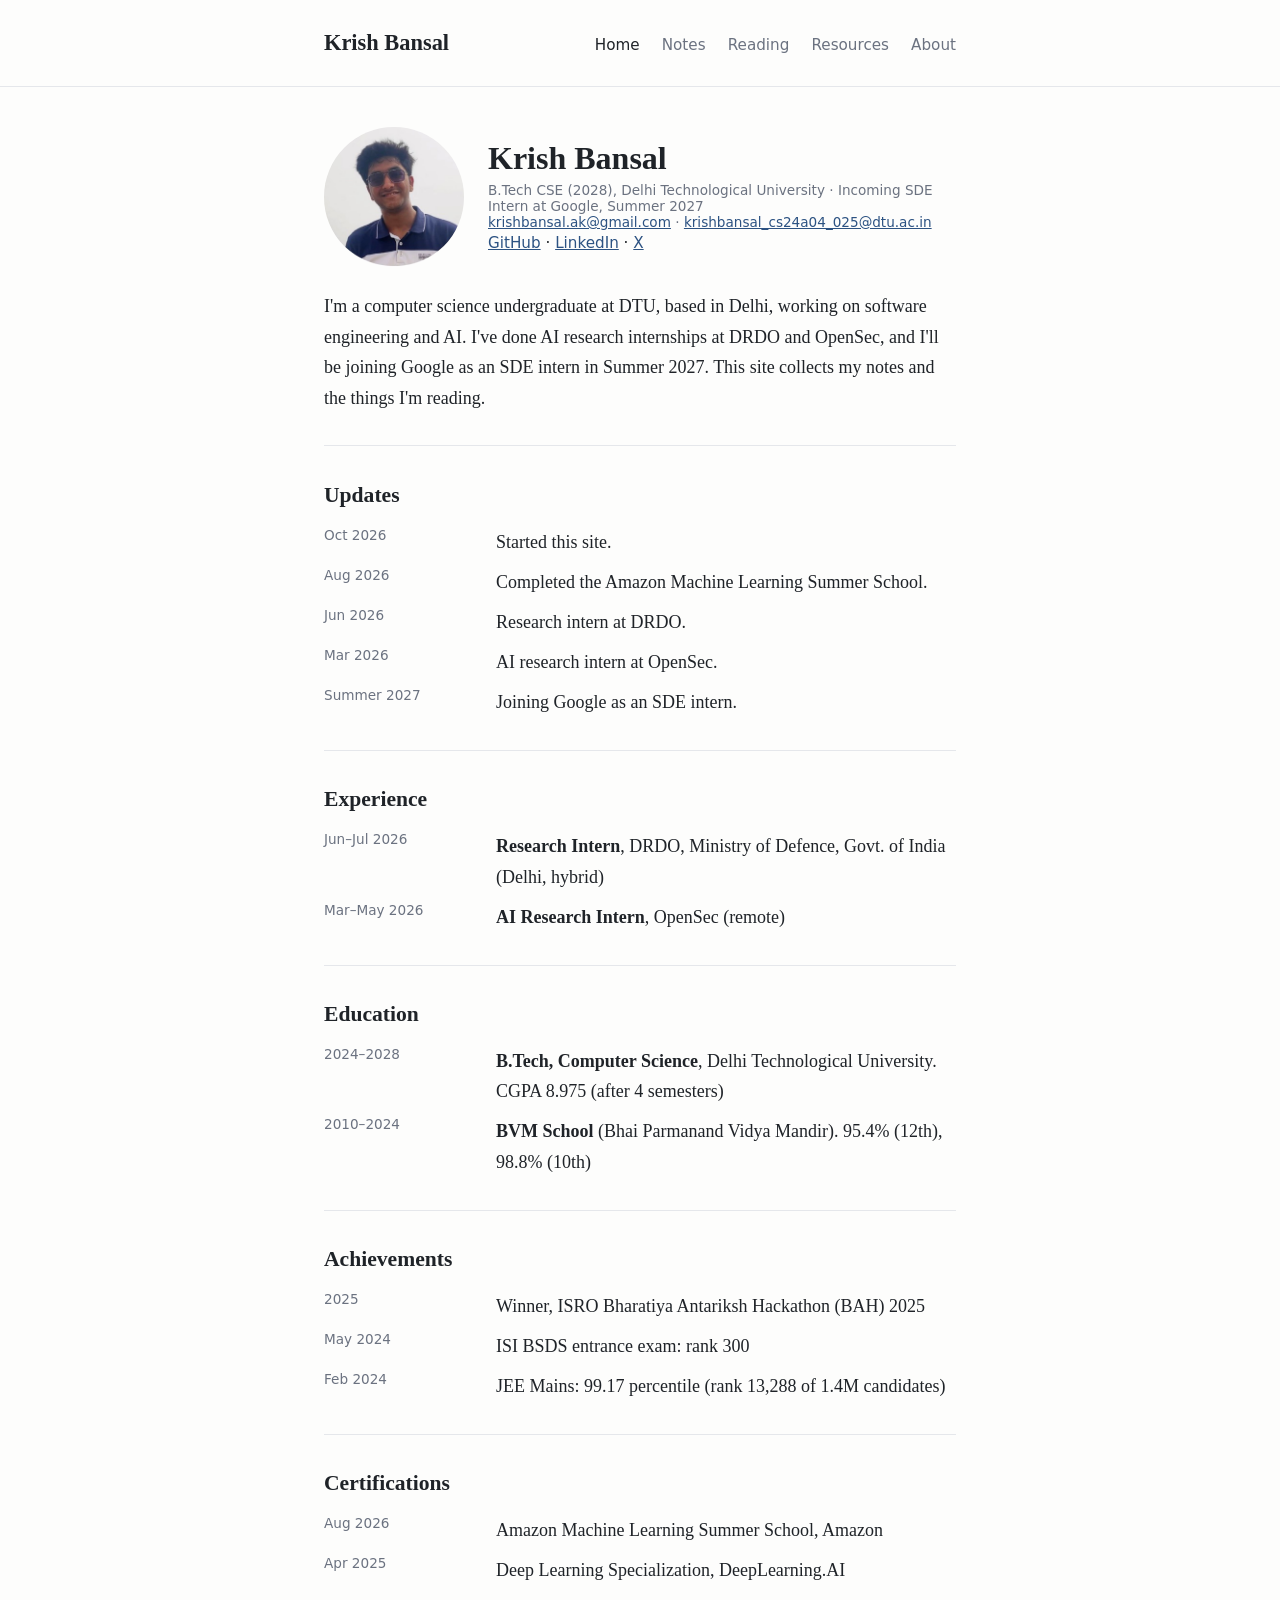
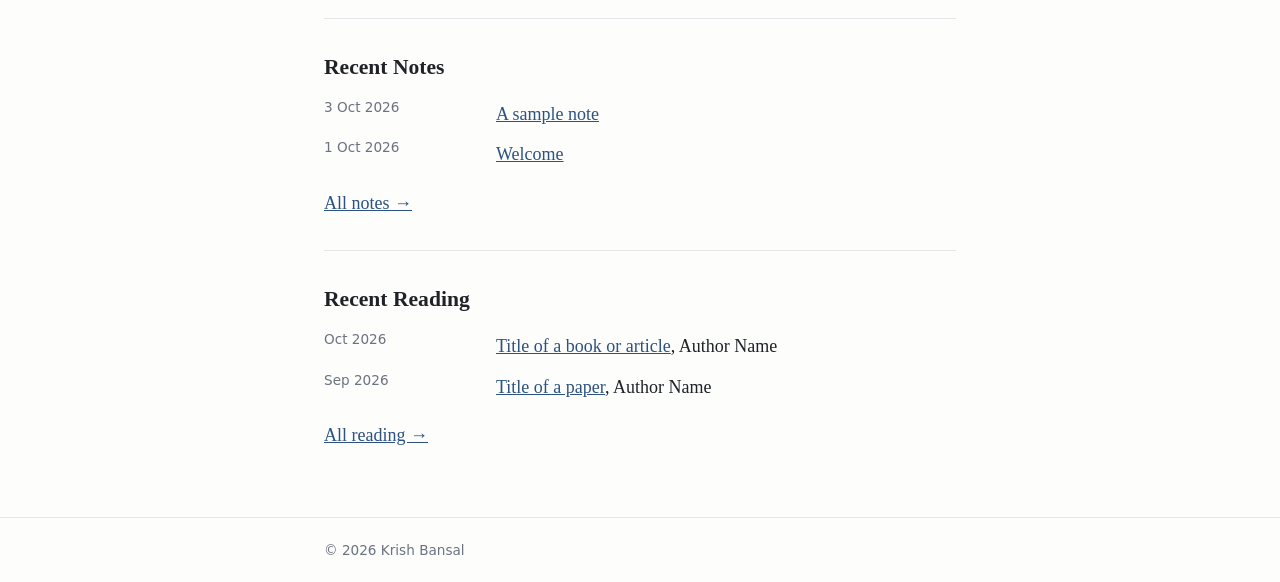
<file: index.html>
<!DOCTYPE html>
<html lang="en">
<head>
  <meta charset="utf-8">
  <meta name="viewport" content="width=device-width, initial-scale=1">
  <title>Krish Bansal</title>
  <meta name="description" content="Personal site: notes and recent readings.">
  <link rel="stylesheet" href="/style.css">
</head>
<body>
  <header class="site">
    <div class="wrap">
      <a class="title" href="/index.html">Krish Bansal</a>
      <nav>
        <a href="/index.html" aria-current="page">Home</a>
        <a href="/notes.html">Notes</a>
        <a href="/reading.html">Reading</a>
        <a href="/resources/">Resources</a>
        <a href="/about.html">About</a>
      </nav>
    </div>
  </header>

  <main class="wrap">
    <section class="intro">
      <img src="/images/profile.jpg" alt="Photo of Krish Bansal" width="140" height="140" onerror="this.style.display='none'">
      <div>
        <h1>Krish Bansal</h1>
        <p class="meta">B.Tech CSE (2028), Delhi Technological University &middot; Incoming SDE Intern at Google, Summer 2027<br>
        <a href="mailto:krishbansal.ak@gmail.com">krishbansal.ak@gmail.com</a> &middot;
        <a href="mailto:krishbansal_cs24a04_025@dtu.ac.in">krishbansal_cs24a04_025@dtu.ac.in</a></p>
        <p class="links">
          <a href="https://github.com/KrishBnsl">GitHub</a> &middot;
          <a href="https://www.linkedin.com/in/krish--bansal">LinkedIn</a> &middot;
          <a href="https://x.com/Ba94424664Ak">X</a>
        </p>
      </div>
    </section>

    <p>I'm a computer science undergraduate at DTU, based in Delhi, working on software engineering and AI. I've done AI research internships at DRDO and OpenSec, and I'll be joining Google as an SDE intern in Summer 2027. This site collects my notes and the things I'm reading.</p>

    <hr>
    <h2>Updates</h2>
    <ul class="plain">
      <li><span class="date">Oct 2026</span><span>Started this site.</span></li>
      <li><span class="date">Aug 2026</span><span>Completed the Amazon Machine Learning Summer School.</span></li>
      <li><span class="date">Jun 2026</span><span>Research intern at DRDO.</span></li>
      <li><span class="date">Mar 2026</span><span>AI research intern at OpenSec.</span></li>
      <li><span class="date">Summer 2027</span><span>Joining Google as an SDE intern.</span></li>
    </ul>

    <hr>
    <h2>Experience</h2>
    <ul class="plain">
      <li><span class="date">Jun&ndash;Jul 2026</span><span><strong>Research Intern</strong>, DRDO, Ministry of Defence, Govt. of India (Delhi, hybrid)</span></li>
      <li><span class="date">Mar&ndash;May 2026</span><span><strong>AI Research Intern</strong>, OpenSec (remote)</span></li>
    </ul>

    <hr>
    <h2>Education</h2>
    <ul class="plain">
      <li><span class="date">2024&ndash;2028</span><span><strong>B.Tech, Computer Science</strong>, Delhi Technological University. CGPA 8.975 (after 4 semesters)</span></li>
      <li><span class="date">2010&ndash;2024</span><span><strong>BVM School</strong> (Bhai Parmanand Vidya Mandir). 95.4% (12th), 98.8% (10th)</span></li>
    </ul>

    <hr>
    <h2>Achievements</h2>
    <ul class="plain">
      <li><span class="date">2025</span><span>Winner, ISRO Bharatiya Antariksh Hackathon (BAH) 2025</span></li>
      <li><span class="date">May 2024</span><span>ISI BSDS entrance exam: rank 300</span></li>
      <li><span class="date">Feb 2024</span><span>JEE Mains: 99.17 percentile (rank 13,288 of 1.4M candidates)</span></li>
    </ul>

    <hr>
    <h2>Certifications</h2>
    <ul class="plain">
      <li><span class="date">Aug 2026</span><span>Amazon Machine Learning Summer School, Amazon</span></li>
      <li><span class="date">Apr 2025</span><span>Deep Learning Specialization, DeepLearning.AI</span></li>
    </ul>

    <hr>
    <h2>Recent Notes</h2>
    <ul class="plain">
      <li><span class="date">3 Oct 2026</span><span><a href="/posts/sample-note.html">A sample note</a></span></li>
      <li><span class="date">1 Oct 2026</span><span><a href="/posts/welcome.html">Welcome</a></span></li>
    </ul>
    <p><a href="/notes.html">All notes &rarr;</a></p>

    <hr>
    <h2>Recent Reading</h2>
    <ul class="plain">
      <li><span class="date">Oct 2026</span><span><a href="https://example.com">Title of a book or article</a>, Author Name</span></li>
      <li><span class="date">Sep 2026</span><span><a href="https://example.com">Title of a paper</a>, Author Name</span></li>
    </ul>
    <p><a href="/reading.html">All reading &rarr;</a></p>
  </main>

  <footer class="site">
    <div class="wrap">&copy; 2026 Krish Bansal</div>
  </footer>
</body>
</html>
</file>
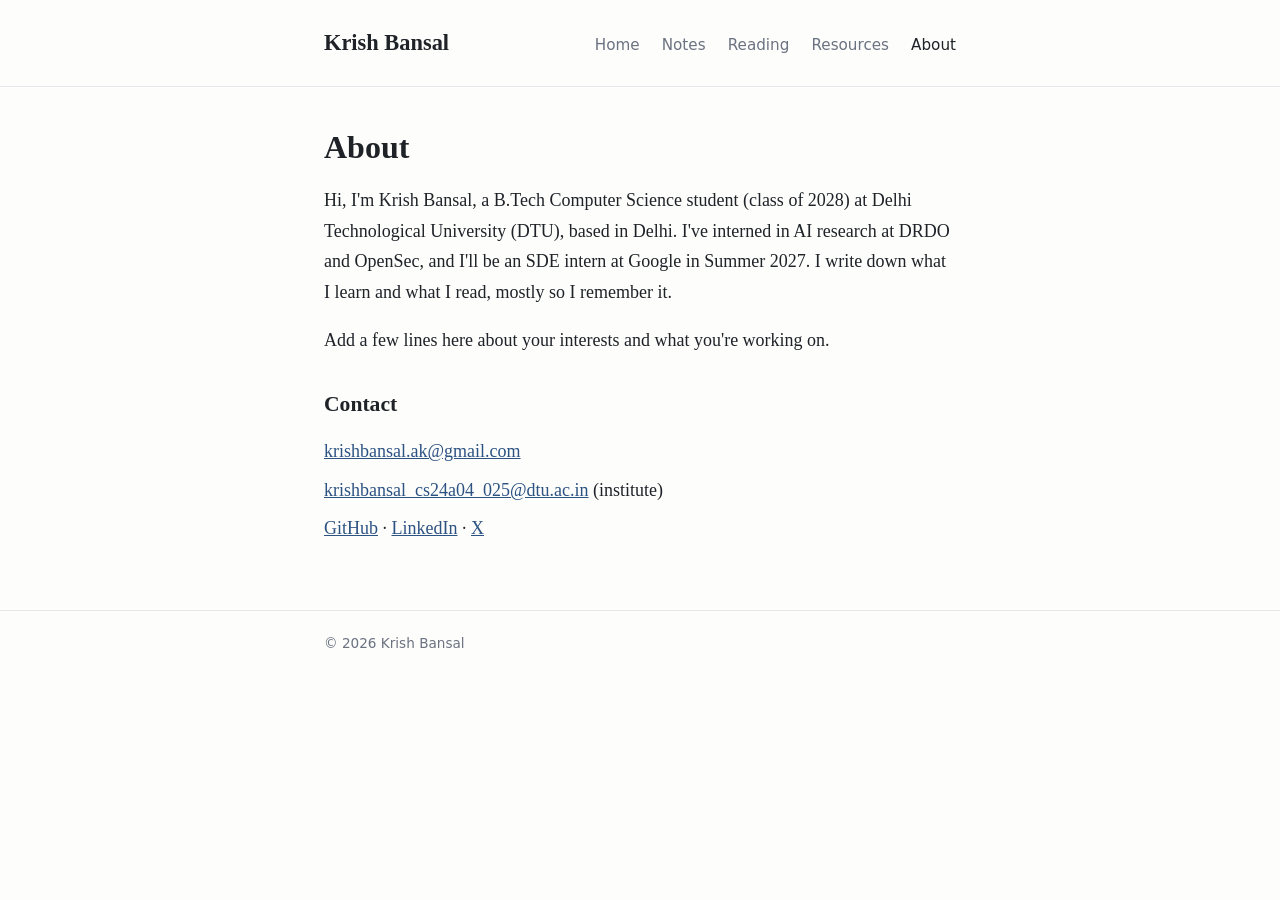
<file: about.html>
<!DOCTYPE html>
<html lang="en">
<head>
  <meta charset="utf-8">
  <meta name="viewport" content="width=device-width, initial-scale=1">
  <title>About — Krish Bansal</title>
  <link rel="stylesheet" href="/style.css">
</head>
<body>
  <header class="site">
    <div class="wrap">
      <a class="title" href="/index.html">Krish Bansal</a>
      <nav>
        <a href="/index.html">Home</a>
        <a href="/notes.html">Notes</a>
        <a href="/reading.html">Reading</a>
        <a href="/resources/">Resources</a>
        <a href="/about.html" aria-current="page">About</a>
      </nav>
    </div>
  </header>

  <main class="wrap">
    <h1>About</h1>
    <p>Hi, I'm Krish Bansal, a B.Tech Computer Science student (class of 2028) at Delhi Technological University (DTU), based in Delhi. I've interned in AI research at DRDO and OpenSec, and I'll be an SDE intern at Google in Summer 2027. I write down what I learn and what I read, mostly so I remember it.</p>
    <p>Add a few lines here about your interests and what you're working on.</p>
    <h2>Contact</h2>
    <ul class="contact">
      <li><a href="mailto:krishbansal.ak@gmail.com">krishbansal.ak@gmail.com</a></li>
      <li><a href="mailto:krishbansal_cs24a04_025@dtu.ac.in">krishbansal_cs24a04_025@dtu.ac.in</a> (institute)</li>
      <li><a href="https://github.com/KrishBnsl">GitHub</a> &middot; <a href="https://www.linkedin.com/in/krish--bansal">LinkedIn</a> &middot; <a href="https://x.com/Ba94424664Ak">X</a></li>
    </ul>
  </main>

  <footer class="site">
    <div class="wrap">&copy; 2026 Krish Bansal</div>
  </footer>
</body>
</html>
</file>
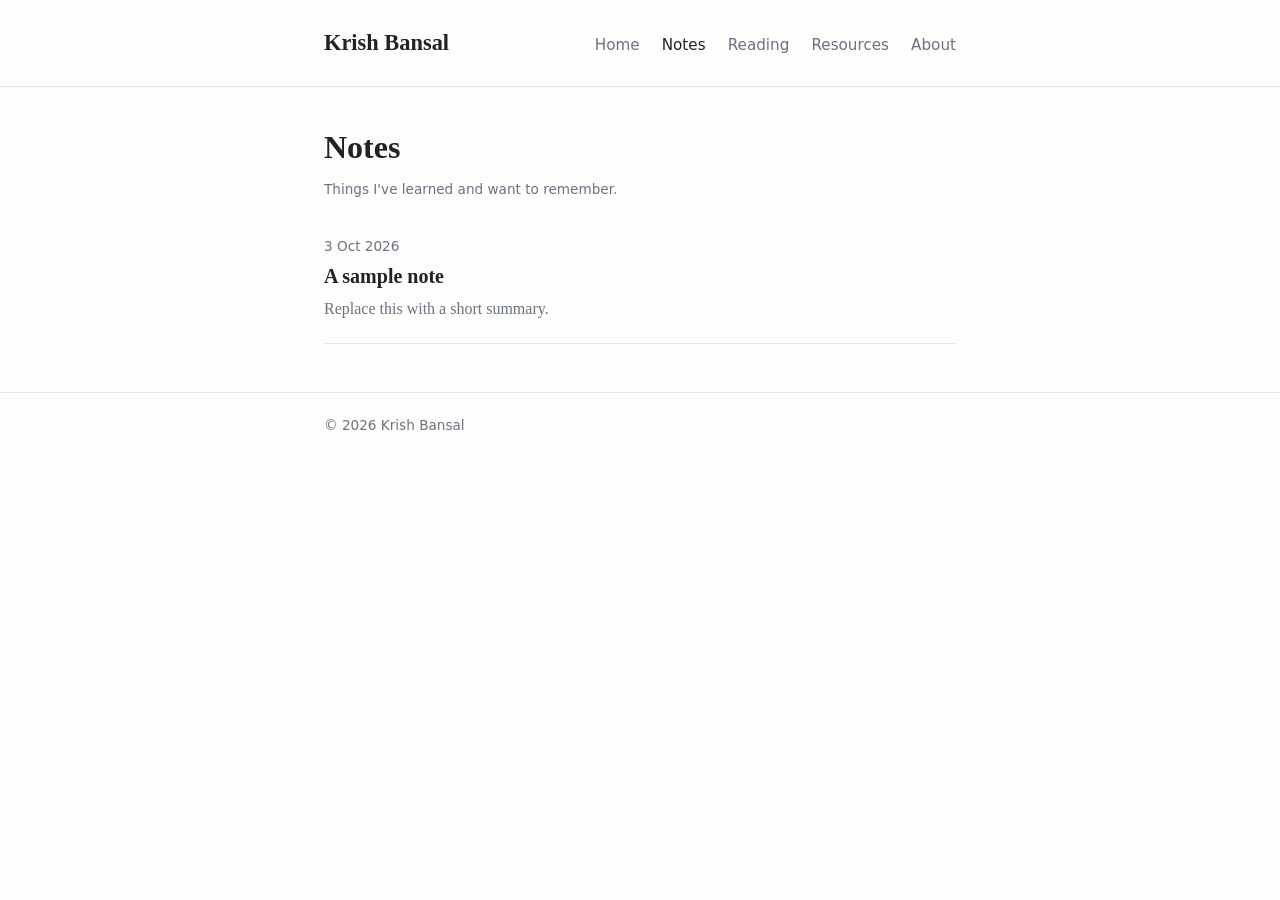
<file: notes.html>
<!DOCTYPE html>
<html lang="en">
<head>
  <meta charset="utf-8">
  <meta name="viewport" content="width=device-width, initial-scale=1">
  <title>Notes — Krish Bansal</title>
  <link rel="stylesheet" href="/style.css">
</head>
<body>
  <header class="site">
    <div class="wrap">
      <a class="title" href="/index.html">Krish Bansal</a>
      <nav>
        <a href="/index.html">Home</a>
        <a href="/notes.html" aria-current="page">Notes</a>
        <a href="/reading.html">Reading</a>
        <a href="/resources/">Resources</a>
        <a href="/about.html">About</a>
      </nav>
    </div>
  </header>

  <main class="wrap">
    <h1>Notes</h1>
    <p class="meta">Things I've learned and want to remember.</p>

    <ul class="post-list">
      <li>
        <span class="meta">3 Oct 2026</span>
        <h2><a href="/posts/sample-note.html">A sample note</a></h2>
        <p>Replace this with a short summary.</p>
      </li>
    </ul>
  </main>

  <footer class="site">
    <div class="wrap">&copy; 2026 Krish Bansal</div>
  </footer>
</body>
</html>
</file>
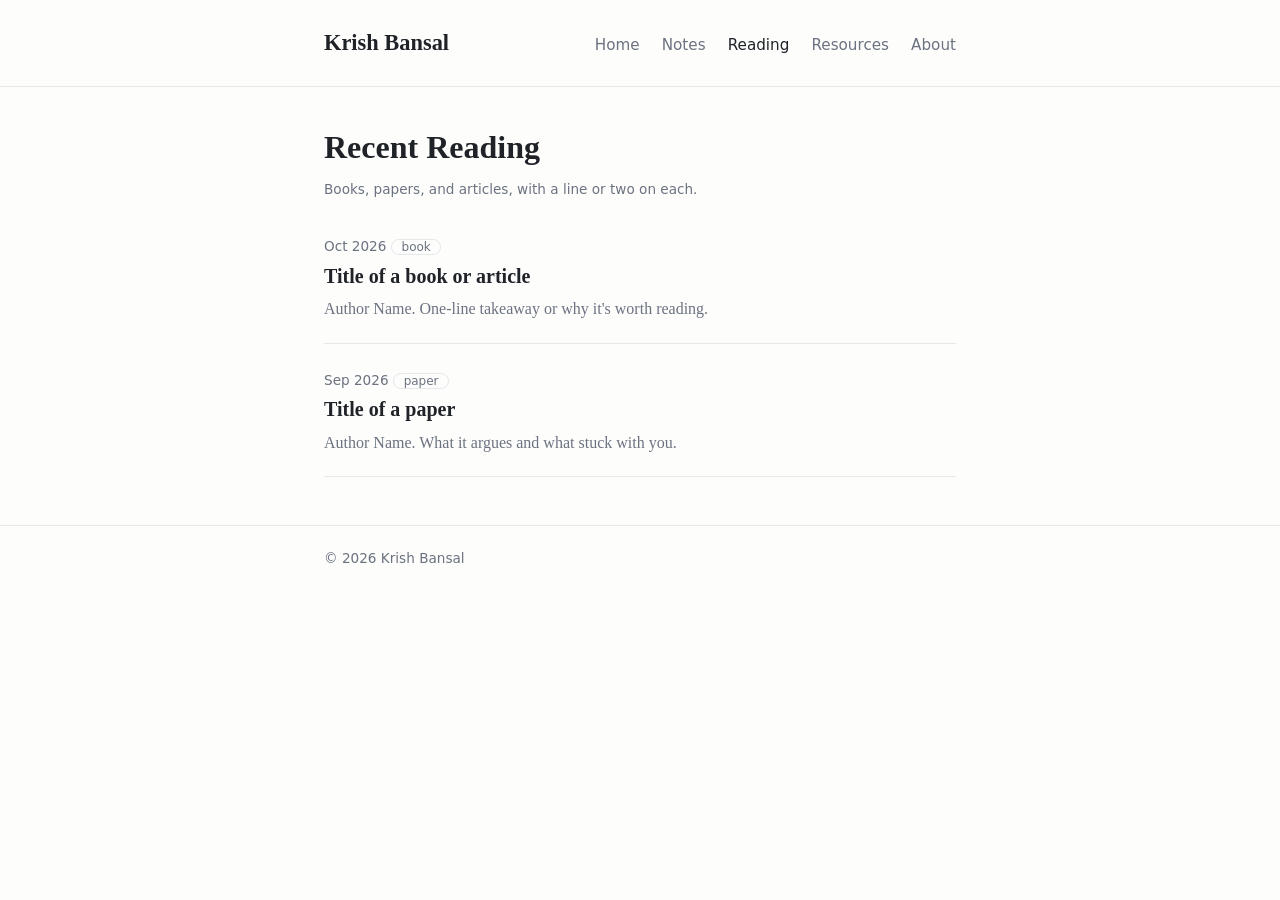
<file: reading.html>
<!DOCTYPE html>
<html lang="en">
<head>
  <meta charset="utf-8">
  <meta name="viewport" content="width=device-width, initial-scale=1">
  <title>Reading — Krish Bansal</title>
  <link rel="stylesheet" href="/style.css">
</head>
<body>
  <header class="site">
    <div class="wrap">
      <a class="title" href="/index.html">Krish Bansal</a>
      <nav>
        <a href="/index.html">Home</a>
        <a href="/notes.html">Notes</a>
        <a href="/reading.html" aria-current="page">Reading</a>
        <a href="/resources/">Resources</a>
        <a href="/about.html">About</a>
      </nav>
    </div>
  </header>

  <main class="wrap">
    <h1>Recent Reading</h1>
    <p class="meta">Books, papers, and articles, with a line or two on each.</p>

    <ul class="post-list">
      <li>
        <span class="meta">Oct 2026</span> <span class="tag">book</span>
        <h2><a href="https://example.com">Title of a book or article</a></h2>
        <p>Author Name. One-line takeaway or why it's worth reading.</p>
      </li>
      <li>
        <span class="meta">Sep 2026</span> <span class="tag">paper</span>
        <h2><a href="https://example.com">Title of a paper</a></h2>
        <p>Author Name. What it argues and what stuck with you.</p>
      </li>
    </ul>
  </main>

  <footer class="site">
    <div class="wrap">&copy; 2026 Krish Bansal</div>
  </footer>
</body>
</html>
</file>
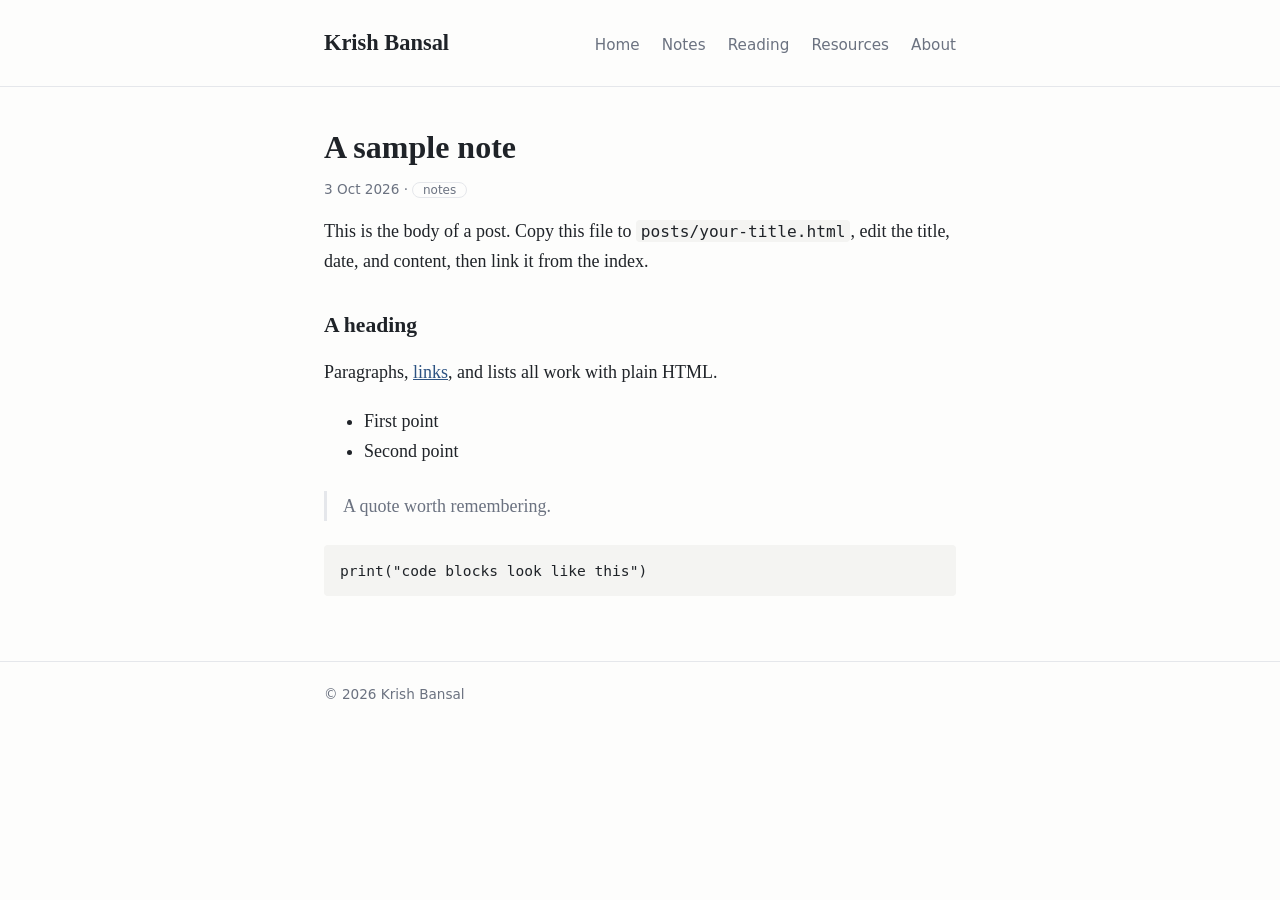
<file: posts/sample-note.html>
<!DOCTYPE html>
<html lang="en">
<head>
  <meta charset="utf-8">
  <meta name="viewport" content="width=device-width, initial-scale=1">
  <title>A sample note — Krish Bansal</title>
  <link rel="stylesheet" href="/style.css">
</head>
<body>
  <header class="site">
    <div class="wrap">
      <a class="title" href="/index.html">Krish Bansal</a>
      <nav>
        <a href="/index.html">Home</a>
        <a href="/notes.html">Notes</a>
        <a href="/reading.html">Reading</a>
        <a href="/resources/">Resources</a>
        <a href="/about.html">About</a>
      </nav>
    </div>
  </header>

  <main class="wrap">
    <article>
      <h1>A sample note</h1>
      <p class="meta"><time datetime="2026-10-03">3 Oct 2026</time> &middot; <span class="tag">notes</span></p>

      <p>This is the body of a post. Copy this file to <code>posts/your-title.html</code>, edit the title, date, and content, then link it from the index.</p>

      <h2>A heading</h2>
      <p>Paragraphs, <a href="https://example.com">links</a>, and lists all work with plain HTML.</p>
      <ul>
        <li>First point</li>
        <li>Second point</li>
      </ul>

      <blockquote>A quote worth remembering.</blockquote>

      <pre><code>print("code blocks look like this")</code></pre>
    </article>
  </main>

  <footer class="site">
    <div class="wrap">&copy; 2026 Krish Bansal</div>
  </footer>
</body>
</html>
</file>
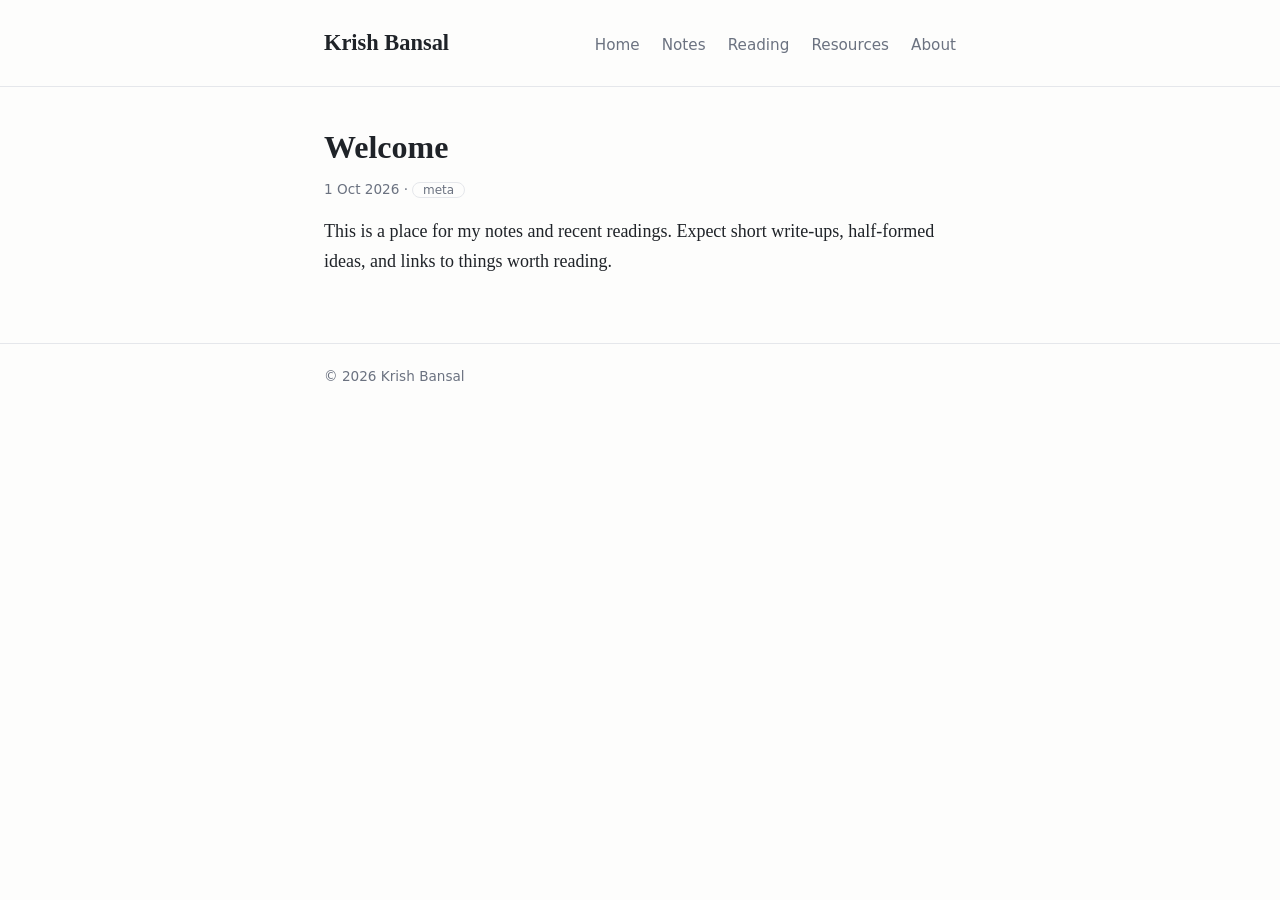
<file: posts/welcome.html>
<!DOCTYPE html>
<html lang="en">
<head>
  <meta charset="utf-8">
  <meta name="viewport" content="width=device-width, initial-scale=1">
  <title>Welcome — Krish Bansal</title>
  <link rel="stylesheet" href="/style.css">
</head>
<body>
  <header class="site">
    <div class="wrap">
      <a class="title" href="/index.html">Krish Bansal</a>
      <nav>
        <a href="/index.html">Home</a>
        <a href="/notes.html">Notes</a>
        <a href="/reading.html">Reading</a>
        <a href="/resources/">Resources</a>
        <a href="/about.html">About</a>
      </nav>
    </div>
  </header>

  <main class="wrap">
    <article>
      <h1>Welcome</h1>
      <p class="meta"><time datetime="2026-10-01">1 Oct 2026</time> &middot; <span class="tag">meta</span></p>

      <p>This is a place for my notes and recent readings. Expect short write-ups, half-formed ideas, and links to things worth reading.</p>
    </article>
  </main>

  <footer class="site">
    <div class="wrap">&copy; 2026 Krish Bansal</div>
  </footer>
</body>
</html>
</file>
<file: style.css>
:root {
  --bg: #fdfdfc;
  --fg: #1f2328;
  --muted: #6b7280;
  --accent: #2c5282;
  --border: #e5e7eb;
  --code-bg: #f4f4f2;
}
@media (prefers-color-scheme: dark) {
  :root {
    --bg: #15171a;
    --fg: #e6e6e3;
    --muted: #9aa0a6;
    --accent: #8ab4f8;
    --border: #2d3036;
    --code-bg: #1e2125;
  }
}

* { box-sizing: border-box; }

body {
  margin: 0;
  background: var(--bg);
  color: var(--fg);
  font: 18px/1.7 Georgia, "Times New Roman", serif;
}

a { color: var(--accent); }

.wrap { max-width: 42rem; margin: 0 auto; padding: 0 1.25rem; }

header.site { border-bottom: 1px solid var(--border); padding: 1.5rem 0; }
header.site .wrap { display: flex; flex-wrap: wrap; justify-content: space-between; align-items: baseline; gap: 0.75rem; }
header.site .title { font-size: 1.4rem; font-weight: bold; text-decoration: none; color: var(--fg); }
nav a {
  margin-left: 1.1rem;
  text-decoration: none;
  font: 0.95rem system-ui, sans-serif;
  color: var(--muted);
}
nav a:hover, nav a[aria-current="page"] { color: var(--fg); }

main.wrap { padding-top: 2.5rem; padding-bottom: 3rem; }

h1, h2, h3 { line-height: 1.25; }
h1 { font-size: 2rem; margin: 0 0 0.5rem; }
h2 { font-size: 1.35rem; margin-top: 2.2rem; }

.meta { font: 0.85rem system-ui, sans-serif; color: var(--muted); }
.tag {
  display: inline-block;
  font: 0.75rem system-ui, sans-serif;
  border: 1px solid var(--border);
  border-radius: 999px;
  padding: 0 0.6rem;
  margin-right: 0.25rem;
  color: var(--muted);
}

hr { border: 0; border-top: 1px solid var(--border); margin: 2rem 0; }

.intro { display: flex; gap: 1.5rem; align-items: center; margin-bottom: 1.5rem; }
.intro img { border-radius: 50%; object-fit: cover; flex-shrink: 0; }
.intro h1 { margin: 0 0 0.25rem; }
.intro p { margin: 0.25rem 0; }
.links { font: 0.95rem system-ui, sans-serif; }

ul.plain { list-style: none; padding: 0; }
ul.plain li { margin: 0.6rem 0; display: grid; grid-template-columns: 10rem 1fr; gap: 0.75rem; }
.date { font: 0.85rem system-ui, sans-serif; color: var(--muted); }

@media (max-width: 36rem) {
  .intro { flex-direction: column; align-items: flex-start; }
  ul.plain li { grid-template-columns: 1fr; gap: 0; }
}

.post-list { list-style: none; padding: 0; margin: 0; }
.post-list li { padding: 1.25rem 0; border-bottom: 1px solid var(--border); }
.post-list h2 { margin: 0.2rem 0; font-size: 1.25rem; }
.post-list h2 a { text-decoration: none; color: var(--fg); }
.post-list h2 a:hover { color: var(--accent); }
.post-list p { margin: 0.4rem 0 0; color: var(--muted); font-size: 1rem; }

article blockquote {
  margin: 1.5rem 0;
  padding-left: 1rem;
  border-left: 3px solid var(--border);
  color: var(--muted);
}
code, pre { font: 0.9em ui-monospace, Menlo, monospace; background: var(--code-bg); border-radius: 4px; }
code { padding: 0.1em 0.3em; }
pre { padding: 1rem; overflow-x: auto; }
pre code { padding: 0; }

footer.site { border-top: 1px solid var(--border); padding: 1.5rem 0; font: 0.85rem system-ui, sans-serif; color: var(--muted); }

.contact { list-style: none; padding: 0; }
.contact li { margin: 0.5rem 0; }
</file>
